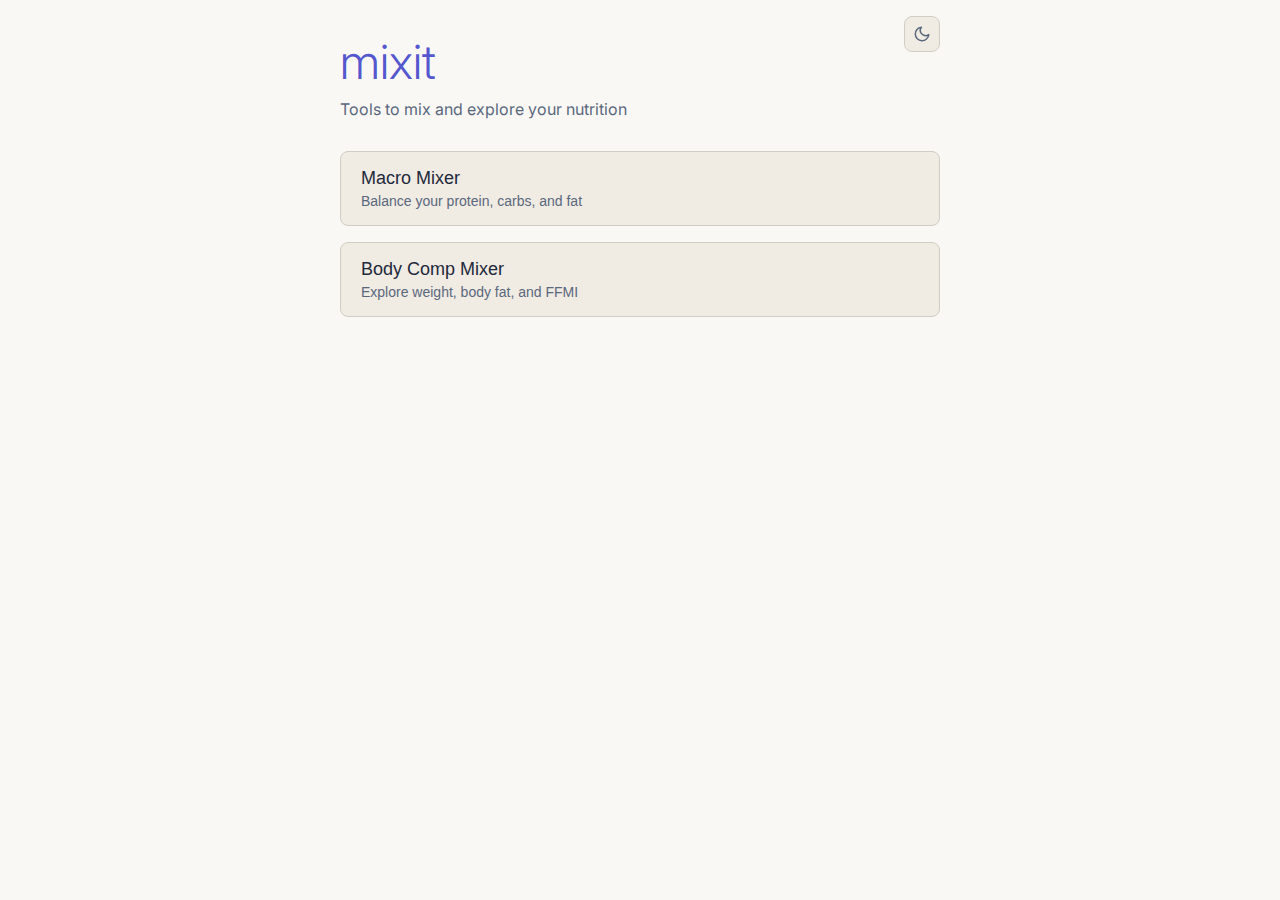
<file: hey-fam-gtc/mixit/index.html>
<!doctype html>
<html lang="en">
  <head>
    <meta charset="UTF-8" />
    <meta name="viewport" content="width=device-width, initial-scale=1.0" />
    <link rel="preconnect" href="https://fonts.googleapis.com">
    <link rel="preconnect" href="https://fonts.gstatic.com" crossorigin>
    <link href="https://fonts.googleapis.com/css2?family=Inter:wght@300;400;500&display=swap" rel="stylesheet">
    <title>mixit</title>
    <script type="module" crossorigin src="./assets/index-Cju0pVRB.js"></script>
    <link rel="stylesheet" crossorigin href="./assets/index-i9NsgElM.css">
  </head>
  <body>
    <div id="app"></div>
  </body>
</html>
</file>
<file: hey-fam-gtc/mixit/assets/index-i9NsgElM.css>
:root{--color-bg: #0f172a;--color-bg-light: #1e293b;--color-text: #f1f5f9;--color-text-muted: #64748b;--color-primary: #a5b4fc;--color-border: #334155;--color-warning: #fbbf24;--color-protein: #c4b5fd;--color-carbs: #fcd34d;--color-fat: #2dd4bf;--shadow-slider: 0 2px 4px rgba(0, 0, 0, .3);--shadow-focus: 0 0 0 2px}:root[data-theme=light]{--color-bg: #faf8f5;--color-bg-light: #f0ebe3;--color-text: #1e293b;--color-text-muted: #5a687d;--color-primary: #5457cd;--color-border: #d1cdc4;--color-warning: #b45309;--color-protein: #705f8c;--color-carbs: #7d6630;--color-fat: #37726b;--shadow-slider: 0 2px 4px rgba(0, 0, 0, .15)}body{background-color:var(--color-bg);color:var(--color-text);margin:0;min-height:100vh;overflow-x:hidden;transition:background-color .3s ease,color .3s ease}.container.svelte-dq0key{max-width:600px;margin-inline:auto;padding:1rem;font-family:Inter,-apple-system,BlinkMacSystemFont,Segoe UI,Roboto,sans-serif}h1.svelte-dq0key{font-weight:300;color:var(--color-primary)}.calories-label.svelte-dq0key{font-weight:500;color:var(--color-primary)}.calories-input.svelte-dq0key{width:4em}input[type=number].svelte-dq0key,input[type=text].svelte-dq0key{background-color:var(--color-bg-light);color:var(--color-text);border:1px solid var(--color-border);border-radius:4px;padding:.375rem .5rem;font-family:inherit;font-size:inherit;box-sizing:border-box;transition:background-color .3s ease,border-color .2s ease}input[type=number].svelte-dq0key{-moz-appearance:textfield;appearance:textfield}input[type=number].svelte-dq0key::-webkit-outer-spin-button,input[type=number].svelte-dq0key::-webkit-inner-spin-button{-webkit-appearance:none;margin:0}input[type=number].svelte-dq0key:focus,input[type=text].svelte-dq0key:focus{outline:none;border-color:var(--macro-color);box-shadow:0 0 0 2px color-mix(in srgb,var(--macro-color) 30%,transparent)}input.out-of-range.svelte-dq0key{border-color:var(--color-warning);box-shadow:0 0 0 2px color-mix(in srgb,var(--color-warning) 30%,transparent)}.range-hint.svelte-dq0key{display:block;font-size:.75rem;color:var(--color-warning);margin-top:.25rem}input[type=range].svelte-dq0key{-webkit-appearance:none;appearance:none;background:transparent;cursor:pointer}input[type=range].svelte-dq0key::-webkit-slider-runnable-track{height:6px;background:var(--color-bg-light);border-radius:3px}input[type=range].svelte-dq0key::-webkit-slider-thumb{-webkit-appearance:none;appearance:none;width:18px;height:18px;background:var(--macro-color);border-radius:50%;margin-top:-6px;box-shadow:var(--shadow-slider)}input[type=range].svelte-dq0key::-moz-range-track{height:6px;background:var(--color-bg-light);border-radius:3px}input[type=range].svelte-dq0key::-moz-range-thumb{width:18px;height:18px;background:var(--macro-color);border-radius:50%;border:none;box-shadow:var(--shadow-slider)}input[type=range].svelte-dq0key:focus{outline:none}input[type=range].svelte-dq0key:focus::-webkit-slider-thumb{box-shadow:0 0 0 3px color-mix(in srgb,var(--macro-color) 40%,transparent)}input[type=range].svelte-dq0key:focus::-moz-range-thumb{box-shadow:0 0 0 3px color-mix(in srgb,var(--macro-color) 40%,transparent)}.macro-grid.svelte-dq0key{margin-top:1rem;display:grid;gap:.5rem}.macro-name.svelte-dq0key{font-weight:500;margin-top:1rem}.macro-name.svelte-dq0key:first-of-type{margin-top:0}.macro-inputs.svelte-dq0key{display:flex;gap:1rem}.macro-amt.svelte-dq0key,.macro-pct.svelte-dq0key{display:inline-block}.unit.svelte-dq0key{font-size:.75rem;color:var(--color-text-muted);margin-left:.25rem}.macro-slider.svelte-dq0key{width:100%}.macro-slider.svelte-dq0key input:where(.svelte-dq0key){width:100%}.amt.svelte-dq0key,.pct.svelte-dq0key{width:4em}@media(orientation:landscape)and (min-width:600px){.macro-grid.svelte-dq0key{grid-template-columns:auto auto 1fr;align-items:center;gap:.5rem 1rem}.macro-name.svelte-dq0key{margin-top:0}.macro-slider.svelte-dq0key{width:auto}}@keyframes svelte-dq0key-highlight-fade{0%{background-color:color-mix(in srgb,var(--macro-color) 30%,transparent);box-shadow:0 0 8px color-mix(in srgb,var(--macro-color) 40%,transparent)}to{background-color:var(--color-bg-light);box-shadow:none}}input.highlight.svelte-dq0key{animation:svelte-dq0key-highlight-fade .8s ease-out}input.highlight-steady.svelte-dq0key{background-color:color-mix(in srgb,var(--macro-color) 30%,transparent);box-shadow:0 0 8px color-mix(in srgb,var(--macro-color) 40%,transparent)}footer.svelte-dq0key{margin-top:2rem;padding-top:1rem;font-size:.75rem;color:var(--color-text-muted);text-align:center}.container.svelte-1w4zcsb{max-width:600px;margin-inline:auto;padding:1rem;font-family:Inter,-apple-system,BlinkMacSystemFont,Segoe UI,Roboto,sans-serif}h1.svelte-1w4zcsb{font-weight:300;color:var(--color-primary)}.unit-toggle.svelte-1w4zcsb{display:flex;gap:1.5rem;margin-bottom:1rem}.unit-option.svelte-1w4zcsb{display:flex;align-items:center;gap:.5rem;color:var(--color-text);cursor:pointer}.unit-option.svelte-1w4zcsb input[type=radio]:where(.svelte-1w4zcsb){accent-color:var(--color-primary);cursor:pointer}.height-label.svelte-1w4zcsb{color:var(--color-primary)}.height-breakdown.svelte-1w4zcsb{color:var(--color-text-muted);font-size:.875rem;margin-left:.5rem}input[type=number].svelte-1w4zcsb{background-color:var(--color-bg-light);color:var(--color-text);border:1px solid var(--color-border);border-radius:4px;padding:.375rem .5rem;font-family:inherit;font-size:inherit;box-sizing:border-box;transition:background-color .3s ease,border-color .2s ease}input[type=number].svelte-1w4zcsb{-moz-appearance:textfield;appearance:textfield}input[type=number].svelte-1w4zcsb::-webkit-outer-spin-button,input[type=number].svelte-1w4zcsb::-webkit-inner-spin-button{-webkit-appearance:none;margin:0}input[type=number].svelte-1w4zcsb:focus{outline:none;border-color:var(--metric-color);box-shadow:0 0 0 2px color-mix(in srgb,var(--metric-color) 30%,transparent)}input[type=range].svelte-1w4zcsb{-webkit-appearance:none;appearance:none;background:transparent;cursor:pointer}input[type=range].svelte-1w4zcsb::-webkit-slider-runnable-track{height:6px;background:var(--color-bg-light);border-radius:3px}input[type=range].svelte-1w4zcsb::-webkit-slider-thumb{-webkit-appearance:none;appearance:none;width:18px;height:18px;background:var(--metric-color);border-radius:50%;margin-top:-6px;box-shadow:var(--shadow-slider)}input[type=range].svelte-1w4zcsb::-moz-range-track{height:6px;background:var(--color-bg-light);border-radius:3px}input[type=range].svelte-1w4zcsb::-moz-range-thumb{width:18px;height:18px;background:var(--metric-color);border-radius:50%;border:none;box-shadow:var(--shadow-slider)}input[type=range].svelte-1w4zcsb:focus{outline:none}input[type=range].svelte-1w4zcsb:focus::-webkit-slider-thumb{box-shadow:0 0 0 3px color-mix(in srgb,var(--metric-color) 40%,transparent)}input[type=range].svelte-1w4zcsb:focus::-moz-range-thumb{box-shadow:0 0 0 3px color-mix(in srgb,var(--metric-color) 40%,transparent)}.metric-grid.svelte-1w4zcsb{margin-top:1rem;display:grid;gap:.5rem}.metric-name.svelte-1w4zcsb{font-weight:500;margin-top:1rem}.metric-name.svelte-1w4zcsb:first-of-type{margin-top:0}.metric-inputs.svelte-1w4zcsb{display:flex;gap:1rem}.metric-value.svelte-1w4zcsb{display:inline-block}.unit.svelte-1w4zcsb{font-size:.75rem;color:var(--color-text-muted);margin-left:.25rem}input.out-of-range.svelte-1w4zcsb{border-color:var(--color-warning);box-shadow:0 0 0 2px color-mix(in srgb,var(--color-warning) 30%,transparent)}.range-hint.svelte-1w4zcsb{display:block;font-size:.75rem;color:var(--color-warning);margin-top:.25rem}.metric-slider.svelte-1w4zcsb{width:100%}.metric-slider.svelte-1w4zcsb input:where(.svelte-1w4zcsb){width:100%}.value-input.svelte-1w4zcsb{width:5em}@media(orientation:landscape)and (min-width:600px){.metric-grid.svelte-1w4zcsb{grid-template-columns:auto auto 1fr;align-items:center;gap:.5rem 1rem}.metric-name.svelte-1w4zcsb{margin-top:0}.metric-slider.svelte-1w4zcsb{width:auto}}@keyframes svelte-1w4zcsb-highlight-fade{0%{background-color:color-mix(in srgb,var(--metric-color) 30%,transparent);box-shadow:0 0 8px color-mix(in srgb,var(--metric-color) 40%,transparent)}to{background-color:var(--color-bg-light);box-shadow:none}}input.highlight.svelte-1w4zcsb{animation:svelte-1w4zcsb-highlight-fade .8s ease-out}input.highlight-steady.svelte-1w4zcsb{background-color:color-mix(in srgb,var(--metric-color) 30%,transparent);box-shadow:0 0 8px color-mix(in srgb,var(--metric-color) 40%,transparent)}footer.svelte-1w4zcsb{margin-top:2rem;padding-top:1rem;font-size:.75rem;color:var(--color-text-muted);text-align:center}main.svelte-1n46o8q{min-height:100vh;position:relative}.top-bar.svelte-1n46o8q{position:fixed;top:0;left:0;right:0;z-index:100;display:flex;justify-content:flex-end;max-width:600px;margin-inline:auto;padding:1rem;pointer-events:none}.theme-toggle.svelte-1n46o8q{display:flex;align-items:center;justify-content:center;width:36px;height:36px;padding:0;background-color:var(--color-bg-light);border:1px solid var(--color-border);border-radius:8px;color:var(--color-text-muted);cursor:pointer;transition:border-color .2s,color .2s,background-color .3s;pointer-events:auto}.theme-toggle.svelte-1n46o8q:hover{border-color:var(--color-primary);color:var(--color-text)}.theme-toggle.svelte-1n46o8q:focus{outline:none;border-color:var(--color-primary);box-shadow:0 0 0 2px color-mix(in srgb,var(--color-primary) 30%,transparent)}.landing.svelte-1n46o8q{max-width:600px;margin-inline:auto;padding:2rem 1rem;font-family:Inter,-apple-system,BlinkMacSystemFont,Segoe UI,Roboto,sans-serif}h1.svelte-1n46o8q{font-size:3rem;font-weight:300;color:var(--color-primary);margin:0 0 .5rem}.tagline.svelte-1n46o8q{color:var(--color-text-muted);margin:0 0 2rem}.mixer-nav.svelte-1n46o8q{display:flex;flex-direction:column;gap:1rem}.mixer-button.svelte-1n46o8q{display:flex;flex-direction:column;align-items:flex-start;gap:.25rem;padding:1rem 1.25rem;background-color:var(--color-bg-light);border:1px solid var(--color-border);border-radius:8px;cursor:pointer;transition:border-color .2s,box-shadow .2s,background-color .3s;text-align:left}.mixer-button.svelte-1n46o8q:hover{border-color:var(--color-primary);box-shadow:0 0 0 2px color-mix(in srgb,var(--color-primary) 20%,transparent)}.mixer-button.svelte-1n46o8q:focus{outline:none;border-color:var(--color-primary);box-shadow:0 0 0 2px color-mix(in srgb,var(--color-primary) 30%,transparent)}.mixer-name.svelte-1n46o8q{font-size:1.125rem;font-weight:500;color:var(--color-text)}.mixer-desc.svelte-1n46o8q{font-size:.875rem;color:var(--color-text-muted)}.view-container.svelte-1n46o8q{position:relative;padding-top:3.5rem;max-width:600px;margin-inline:auto}.back-button.svelte-1n46o8q{position:absolute;top:1rem;left:1rem;display:flex;align-items:center;gap:.5rem;padding:.5rem .75rem;background-color:transparent;border:1px solid var(--color-border);border-radius:6px;color:var(--color-text-muted);font-family:Inter,-apple-system,BlinkMacSystemFont,Segoe UI,Roboto,sans-serif;font-size:.875rem;cursor:pointer;transition:border-color .2s,color .2s}.back-button.svelte-1n46o8q:hover{border-color:var(--color-primary);color:var(--color-text)}.back-button.svelte-1n46o8q:focus{outline:none;border-color:var(--color-primary);box-shadow:0 0 0 2px color-mix(in srgb,var(--color-primary) 30%,transparent)}.back-arrow.svelte-1n46o8q{font-size:1rem}
</file>
